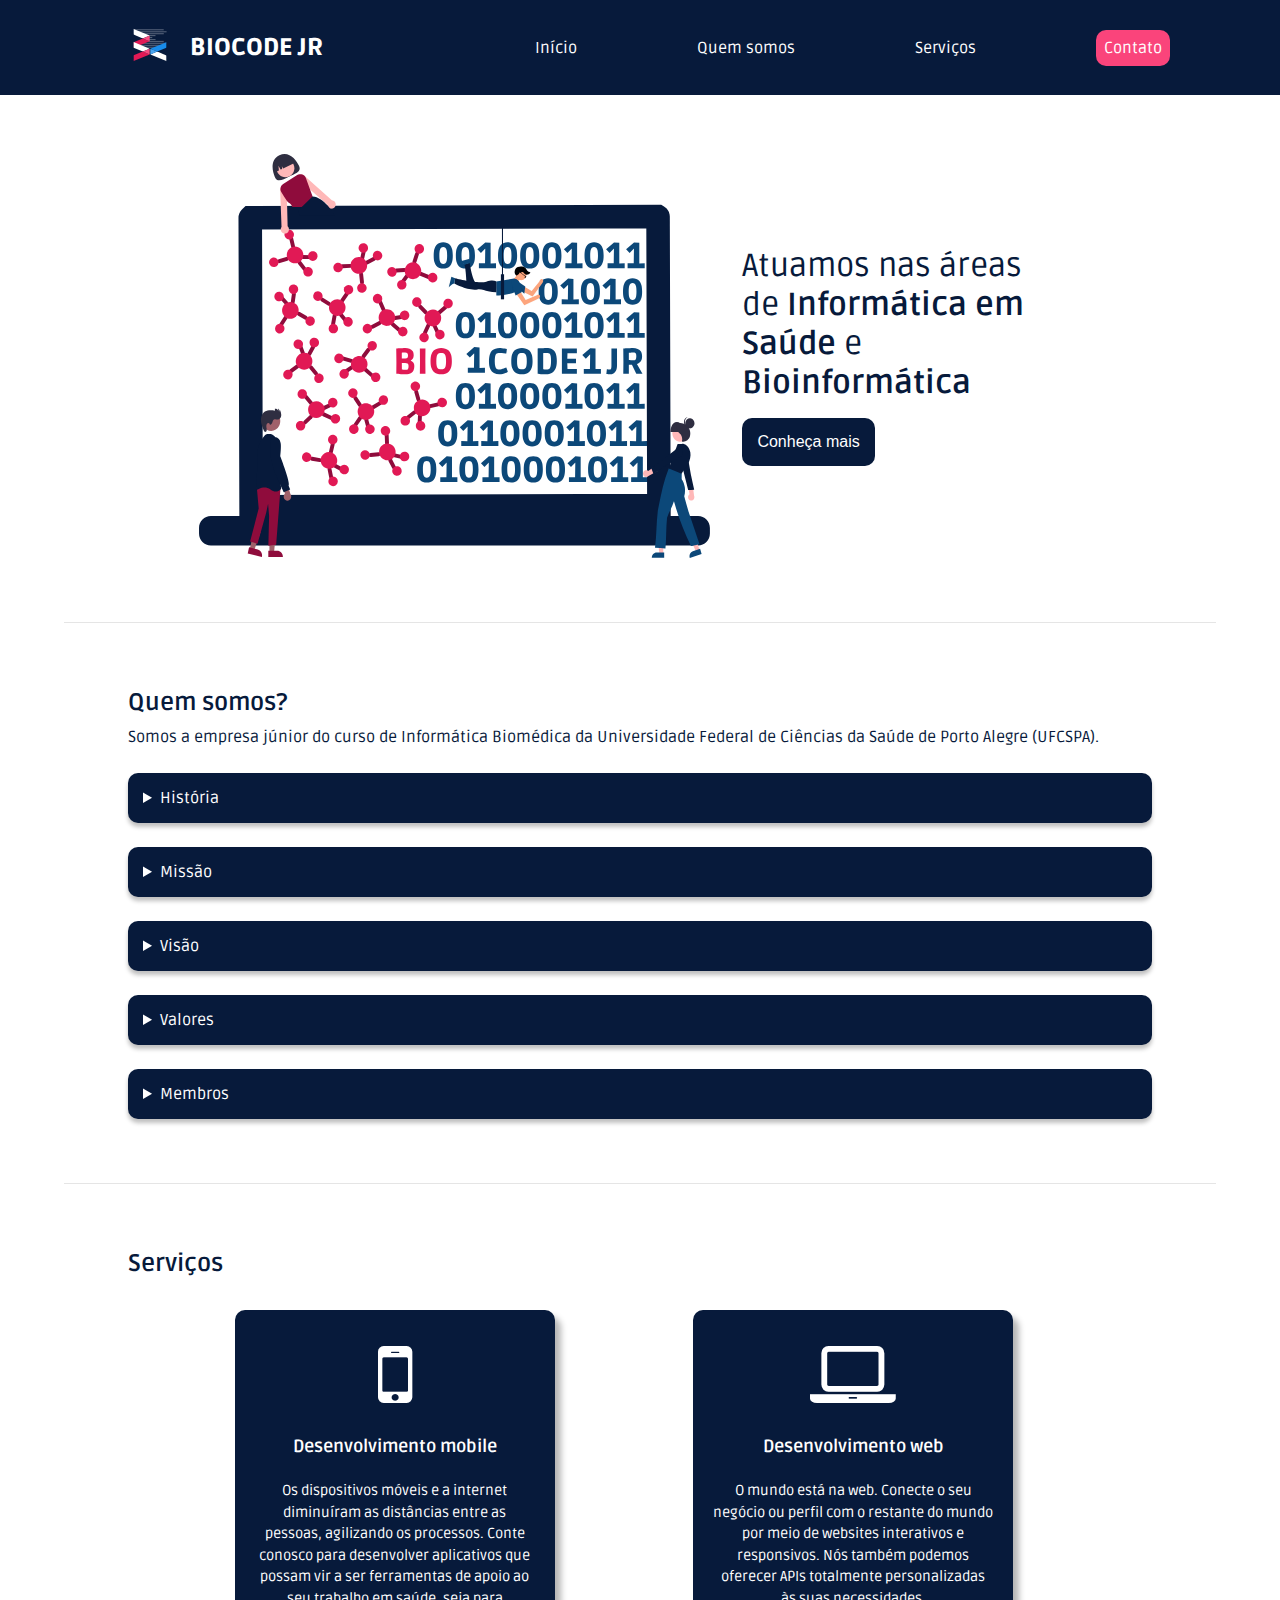
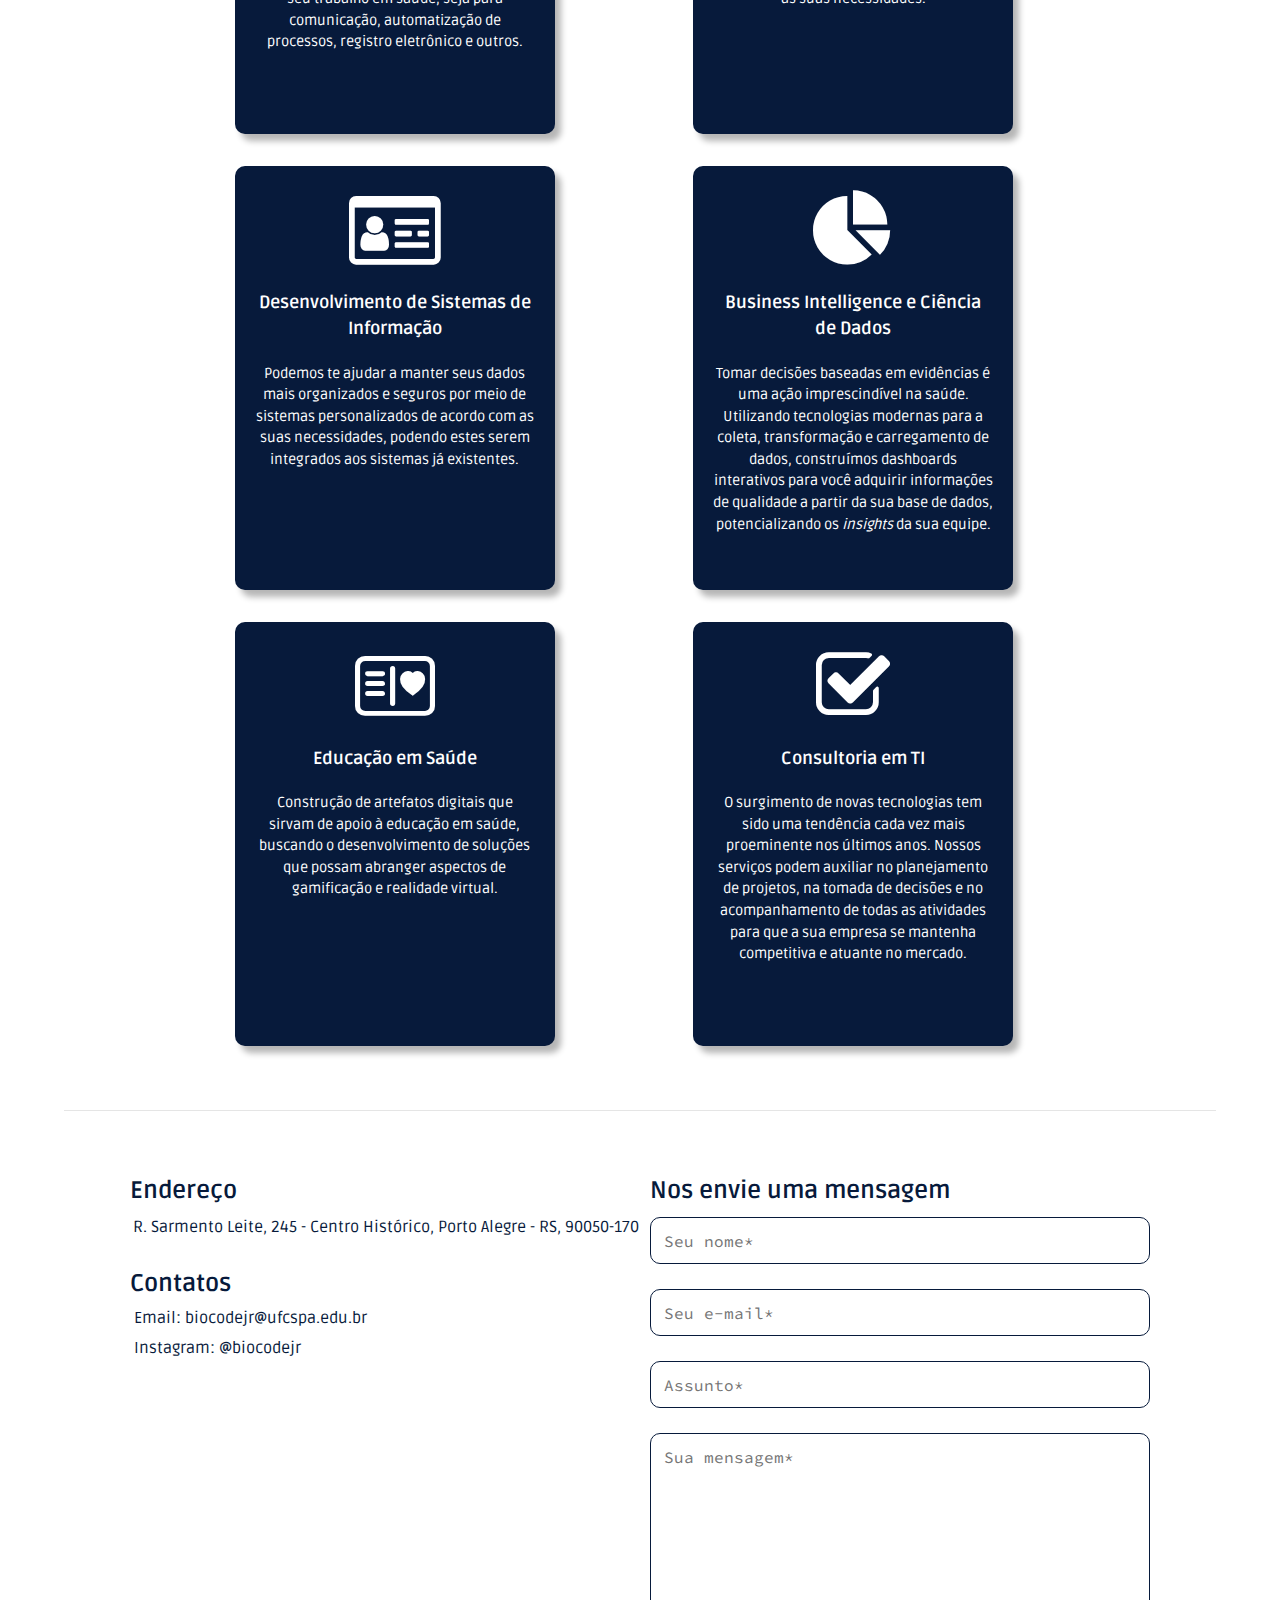
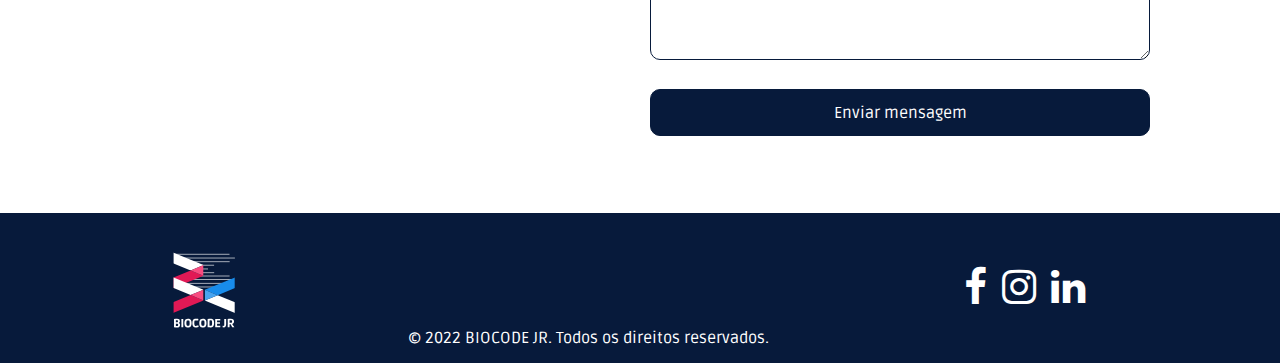
<file: index.html>
<!DOCTYPE html>
<html lang="en">
  <head>
    <meta charset="UTF-8" />
    <meta http-equiv="X-UA-Compatible" content="IE=edge" />
    <meta name="viewport" content="width=device-width, initial-scale=1.0" />

    <link rel="icon" href="./images/favicon.ico" type="image/x-icon">
    <link rel="shortcut icon" href="./images/favicon.ico" type="image/x-icon">

    <link rel="stylesheet" href="./styles/global.css" />
    <link rel="stylesheet" href="./styles/parts/header.css" />
    <link rel="stylesheet" href="./styles/parts/banner.css" />
    <link rel="stylesheet" href="./styles/parts/about.css" />
    <link rel="stylesheet" href="./styles/parts/services.css" />
    <link rel="stylesheet" href="./styles/parts/contact.css" />
    <link rel="stylesheet" href="./styles/parts/footer.css" />

    <!--Estilo dos icones-->
    <link
      rel="stylesheet"
      href="https://cdnjs.cloudflare.com/ajax/libs/font-awesome/4.7.0/css/font-awesome.min.css"
    />
    <link
      rel="stylesheet"
      href="https://cdn.jsdelivr.net/npm/bootstrap-icons@1.8.1/font/bootstrap-icons.css"
    />

    <title>BioCode Jr.</title>

    <meta
      name="description"
      content="Somos a BIOCODE JR, empresa júnior do curso de Informática Biomédica da UFCSPA. Oferecemos soluções na área de informática em saúde e bioinformática."
    />
    <meta
      name="keywords"
      content="biocode, biocodejr, biodode jr, informática biomédica, informática em saúde, bioinformática"
    />
  </head>
  <body>
    <header>
      <nav class="navtop">
        <div id="navbar">
          <div id="navlogo">
            <picture>
              <!-- <source srcset="./images/logo-biocodejr-azul-escuro.svg" media="(min-width: 768px)"> -->
              <img src="./images/logo-biocodejr.svg" id="navicon" alt="" />
            </picture>
            <a href="#home" class="active"> BIOCODE JR </a>
          </div>
          <div id="hamburguer">
            <input
              type="checkbox"
              href="#"
              id="hamburguerIcon"
              onclick="displayLinks()"
            />
            <label for="hamburguerIcon">
              <span></span>
              <span></span>
              <span></span>
            </label>
          </div>
        </div>
        <div id="navlinks">
          <ul class="links">
            <li><a href="#home"> Início </a></li>
            <li><a href="#about"> Quem somos </a></li>
            <li><a href="#services"> Serviços </a></li>
            <!--<li><a href="#cases"> Cases </a></li>-->
            <!--<li><a href="#portfolio"> Portfólio </a></li>-->
            <li><a href="#contact" id="contact-link"> Contato </a></li>
          </ul>
        </div>
      </nav>
    </header>

    <main>
      <section id="banner">
        <img src="./images/biocodejr-hero.svg" alt="logo" class="logo" />
        <div id="maincontent">
          <p>
            Atuamos nas áreas de <strong>Informática em Saúde</strong> e
            <strong>Bioinformática</strong>
          </p>
          <a href="#about"><button class="btn">Conheça mais</button></a>
        </div>
      </section>
    </main>

    <hr id="divider" />

    <section id="about">
      <h1>Quem somos?</h1>
      <p id="descricao">
        Somos a empresa júnior do curso de Informática Biomédica da Universidade
        Federal de Ciências da Saúde de Porto Alegre (UFCSPA).
      </p>

      <details id="history">
        <summary>História</summary>
        <div class="detalhes">
          <p class="text-about-us">
            Nascemos da vontade de preencher uma área ainda pouco explorada no
            mercado de trabalho, mas com um potencial enorme nos próximos anos.
            Aspiramos tornar estudantes em profissionais qualificados nas áreas
            interdisciplinares trabalhadas durante a graduação de Informática
            Biomédica, como a Biotecnologia, Bioinformática e Telessaúde.
          </p>
        </div>
      </details>

      <details id="mission">
        <summary>Missão</summary>
        <div class="detalhes">
          <p class="text-about-us">
            Oferecer soluções na área de informática em saúde e bioinformática
            personalizadas, de excelência, promovendo o desenvolvimento pessoal,
            acadêmico e profissional de nossos membros.
          </p>
          <img
            src="./images/mission-icon-web.png"
            alt=""
            id="mission-icon-web"
          />
        </div>
      </details>

      <details id="vision">
        <summary>Visão</summary>
        <div class="detalhes">
          <p class="text-about-us">
            Ser uma empresa reconhecida, que atinja todo seu potencial, e sirva
            de referência como prestadora de serviços na sua total área de
            atuação em âmbito nacional e internacional.
          </p>
          <img src="./images/vision-icon-web.png" alt="" id="vision-icon-web" />
        </div>
      </details>

      <details id="values">
        <summary>Valores</summary>
        <div class="detalhes">
          <div class="values-container">
            <div class="value-item" id="ethics-item">
              <p class="text-about-us">Ética</p>
              <img src="./images/values/Etica.svg" alt="" />
            </div>
            <div class="value-item" id="quality-item">
              <p class="text-about-us">Qualidade</p>
              <img src="./images/values/Qualidade.svg" alt="" />
            </div>
            <div class="value-item" id="innovation-item">
              <p class="text-about-us">Inovação</p>
              <img src="./images/values/Inovacao.svg" alt="" />
            </div>
            <div class="value-item" id="collaboration-item">
              <p class="text-about-us">Colaboração</p>
              <img src="./images/values/Colaboracao.svg" alt="" />
            </div>
            <div class="value-item" id="transparency-item">
              <p class="text-about-us">Transparência</p>
              <img src="./images/values/Transparencia.svg" alt="" />
            </div>
          </div>
        </div>
      </details>

      <details id="members">
        <summary>Membros</summary>
        <div class="detalhes">
          <div class="slideshow-container">
            <div class="memebersSlides fade">
              <img
                src="./images/members/handriel-scheffer.jpg"
                alt="Foto do presidente da EJ"
                class="profilePicture"
              />
              <p class="textName">Handriel Scheffer</p>
              <p class="textRole">Presidente</p>
            </div>

            <div class="memebersSlides fade">
              <img
                src="./images/members/sarah_jaeger.jpg"
                alt="Foto da vice-presidente da EJ"
                class="profilePicture"
              />
              <p class="textName">Sarah Jaeger</p>
              <p class="textRole">Vice-presidente</p>
            </div>

            <div class="memebersSlides fade">
              <img
                src="./images/members/yuri_silva.jpg"
                alt="Foto do diretor administrativo-financeiro da EJ"
                class="profilePicture"
              />
              <p class="textName">Yuri da Silva</p>
              <p class="textRole">Diretor Administrativo-Financeiro</p>
            </div>

            <div class="memebersSlides fade">
              <img
                src="./images/members/mell_matsuda.jpg"
                alt="Foto da diretora de marketing da EJ"
                class="profilePicture"
              />
              <p class="textName">Mell Matsuda</p>
              <p class="textRole">Diretora de Marketing</p>
            </div>

            <div class="memebersSlides fade">
              <img
                src="./images/members/samuel_eichner.jpg"
                alt="Foto da diretor de pessoas e qualidade da EJ"
                class="profilePicture"
              />
              <p class="textName">Samuel Eichner</p>
              <p class="textRole">Diretor de Pessoas e Qualidade</p>
            </div>

           <div class="memebersSlides fade">
              <img
                src="./images/members/leticia_figueira.jpg"
                alt="Foto do diretor de projetos da EJ"
                class="profilePicture"
              />
              <p class="textName">Leticia Figueira</p>
              <p class="textRole">Diretora de Projetos</p>
            </div>

            <div class="memebersSlides fade">
              <img
                src="./images/members/guilherme_caiasso.jpg"
                alt="Foto do diretor comercial da EJ"
                class="profilePicture"
              />
              <p class="textName">Guilherme Caiasso</p>
              <p class="textRole">Diretor Comercial</p>
            </div>

            <div class="memebersSlides fade">
              <img

                src="./images/members/janiner_severo.jpg"
                alt="Foto de um membro consultor da EJ"
                class="profilePicture"
              />
              <p class="textName">Janiner Severo</p>
              <p class="textRole">Consultora</p>
            </div>
        
            <a class="prev" onclick="plusSlides(-1)">&#10094;</a>
            <a class="next" onclick="plusSlides(1)">&#10095;</a>
          </div>

          <div style="text-align: center">
            <span class="dot" onclick="currentSlide(1)"></span>
            <span class="dot" onclick="currentSlide(2)"></span>
            <span class="dot" onclick="currentSlide(3)"></span>
            <span class="dot" onclick="currentSlide(4)"></span>
            <span class="dot" onclick="currentSlide(5)"></span>
            <span class="dot" onclick="currentSlide(6)"></span>
            <span class="dot" onclick="currentSlide(7)"></span>
            <span class="dot" onclick="currentSlide(8)"></span>
          </div>
        </div>
      </details>
    </section>

    <hr id="divider" />

    <section id="services">
      <h1>Serviços</h1>
      <!--<h3>Informática em saúde</h3>-->

      <div id="eHealth">
        <div class="card-services">
          <i class="fa fa-mobile fa-5x card-icon"></i>
          <h2 class="title">Desenvolvimento mobile</h2>
          <p class="text">
            Os dispositivos móveis e a internet diminuíram as distâncias entre
            as pessoas, agilizando os processos. Conte conosco para desenvolver
            aplicativos que possam vir a ser ferramentas de apoio ao seu
            trabalho em saúde, seja para comunicação, automatização de
            processos, registro eletrônico e outros.
          </p>
        </div>
        <div class="card-services">
          <i class="fa fa-laptop fa-5x card-icon"></i>
          <h2 class="title">Desenvolvimento web</h2>
          <p class="text">
            O mundo está na web. Conecte o seu negócio ou perfil com o restante
            do mundo por meio de websites interativos e responsivos. Nós também
            podemos oferecer APIs totalmente personalizadas às suas
            necessidades.
          </p>
        </div>
        <div class="card-services">
          <i class="fa fa-id-card-o fa-5x card-icon"></i>
          <h2 class="title">Desenvolvimento de Sistemas de Informação</h2>
          <p class="text">
            Podemos te ajudar a manter seus dados mais organizados e seguros por
            meio de sistemas personalizados de acordo com as suas necessidades,
            podendo estes serem integrados aos sistemas já existentes.
          </p>
        </div>
        <div class="card-services">
          <i class="fa fa-pie-chart fa-5x card-icon"></i>
          <h2 class="title">Business Intelligence e Ciência de Dados</h2>
          <p class="text">
            Tomar decisões baseadas em evidências é uma ação imprescindível na
            saúde. Utilizando tecnologias modernas para a coleta, transformação
            e carregamento de dados, construímos dashboards interativos para
            você adquirir informações de qualidade a partir da sua base de
            dados, potencializando os <i>insights</i> da sua equipe.
          </p>
        </div>
        <div class="card-services">
          <i class="bi bi-postcard-heart card-icon"></i>
          <h2 class="title">Educação em Saúde</h2>
          <p class="text">
            Construção de artefatos digitais que sirvam de apoio à educação em
            saúde, buscando o desenvolvimento de soluções que possam abranger
            aspectos de gamificação e realidade virtual.
          </p>
        </div>
        <div class="card-services">
          <i class="fa fa-check-square-o fa-5x card-icon"></i>
          <h2 class="title">Consultoria em TI</h2>
          <p class="text">
            O surgimento de novas tecnologias tem sido uma tendência cada vez
            mais proeminente nos últimos anos. Nossos serviços podem auxiliar no
            planejamento de projetos, na tomada de decisões e no acompanhamento
            de todas as atividades para que a sua empresa se mantenha
            competitiva e atuante no mercado.
          </p>
        </div>
      </div>
      <!--<h3>Bioinformática</h3>-->
      <!-- <div id="bioinfo">
        <div class="card-services">
          <h2 class="title">Bioinformática</h2>
          <p class="text">
            Elaboração de protocolos e soluções de bioinformática, baseando-se
            nos objetivos do cliente e nos recursos disponíveis.
          </p>
        </div>
      </div> -->
    </section>

    <hr id="divider" />

    <section id="contact">
      <div id="contact-info">
        <h1>Endereço</h1>
        <p>
          R. Sarmento Leite, 245 - Centro Histórico, Porto Alegre - RS,
          90050-170
        </p>
        <p></p>
        <h1>Contatos</h1>
        <ul>
          <li>Email: biocodejr@ufcspa.edu.br</li>
          <li>Instagram: @biocodejr</li>
          <!-- <li>Linkedin:</li> -->
        </ul>
      </div>
      <p></p>

      <div id="contact-form">
        <h1>Nos envie uma mensagem</h1>
        <form
          action="https://formsubmit.co/biocodejr@ufcspa.edu.br"
          method="POST"
          class="form"
        >
          <input
            type="text"
            name="name"
            id="name"
            placeholder="Seu nome*"
            required
          />
          <input
            type="text"
            name="email"
            id="email"
            ,
            placeholder="Seu e-mail*"
            required
          />
          <input
            type="text"
            name="subject"
            id="subject"
            placeholder="Assunto*"
            required
          />
          <textarea
            name="message"
            id="message"
            cols="30"
            rows="10"
            placeholder="Sua mensagem*"
            required
          ></textarea>
          <input type="submit" value="Enviar mensagem" id="btn-submit" />
          <input type="hidden" name="_captcha" value="true" />
          <input
            type="hidden"
            name="_next"
            value="https://biocodejr.com.br/thanks.html"
          />
        </form>
      </div>
    </section>

    <footer>
      <div id="footericons">
        <img src="./images/logo-biocodejr-name.svg" alt="" id="footericon" />
        <p id="copyright">© 2022 BIOCODE JR. Todos os direitos reservados.</p>
        <div id="social-icons">
          <a href="https://www.facebook.com/biocodejr" 
          target="_blank"
          class="icon"
          id="facebook-icon">
          <i class="fa fa-facebook"></i>
          </a>
          <a
            href="https://www.instagram.com/biocodejr/"
            target="_blank"
            class="icon"
            id="instagram-icon">
            <i class="fa fa-instagram"></i>
          </a>
          <a href="https://www.linkedin.com/company/biocodejr" 
          target="_blank"
          class="icon"
          id="linkedin-icon">
          <i class="fa fa-linkedin"></i>
          </a>
          
        </div>
        
      </div>
    </footer>

    <script src="script.js"></script>
  </body>
</html>
</file>
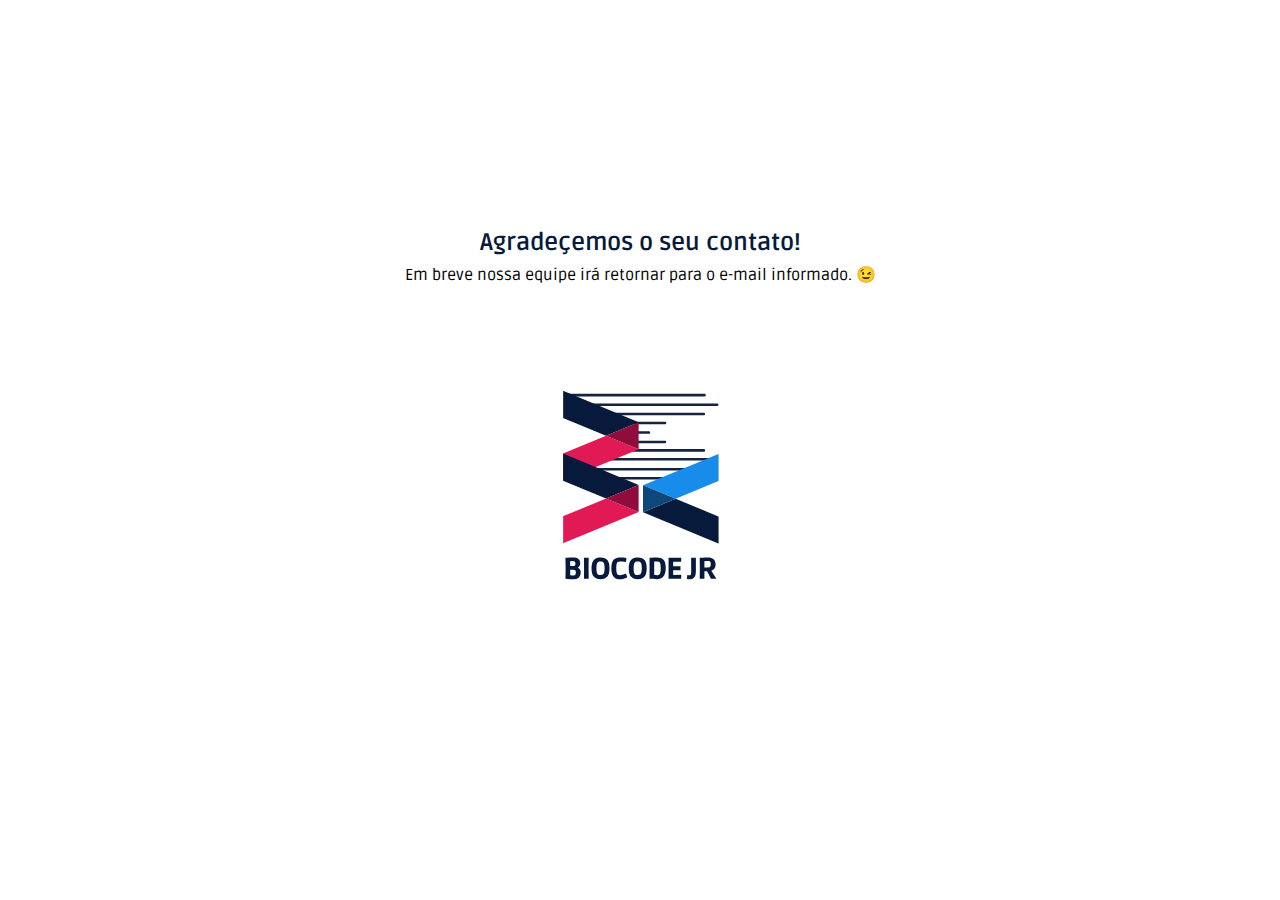
<file: thanks.html>
<!DOCTYPE html>
<html lang="en">
<head>
    <meta charset="UTF-8">
    <meta http-equiv="X-UA-Compatible" content="IE=edge">
    <meta name="viewport" content="width=device-width, initial-scale=1.0">
    
    <link rel="stylesheet" href="./styles/global.css" />
    <link rel="stylesheet" href="./styles/thanks.css" />

    <title> BioCode Jr. </title>
</head>
<body>

    <div class="message-container">
        <h1> Agradeçemos o seu contato! </h1> 
        <p> Em breve nossa equipe irá retornar para o e-mail informado. &#128521; </p>
        <a href="index.html">
            <img src="./images/logo-biocodejr-blue-name.svg" alt="Logo BioCode Jr">
        </a>    
    </div>
    
</body>
</html>
</file>
<file: styles/global.css>
@import url("https://fonts.googleapis.com/css2?family=Ruda:wght@400;900&display=swap");
@import url("https://fonts.googleapis.com/css2?family=Source+Code+Pro:ital,wght@0,200;0,300;0,400;0,500;0,600;0,700;0,900;1,200;1,300;1,400;1,500;1,600;1,700;1,900&display=swap");

:root {
  --dark-blue: #071a3b;
  --pink: #e11955;
  --light-pink: #fa447B;
}

* {
  box-sizing: border-box;
  margin: 0;
  padding: 0;
}

hr {
  width: 90%;
  margin: auto;
  border: 0;
  height: 0;
  border-top: 1px solid rgba(0, 0, 0, 0.1);
  border-bottom: 1px solid rgba(255, 255, 255, 0.3);
}

h1 {
  font-family: "Ruda", sans-serif;
  font-size: 1.5rem;
  font-style: normal;

  color: var(--dark-blue);
  
  text-align: left;
}

section {
  padding: 10%;
}

@media (prefers-reduced-motion: no-preference) {
  html {
    scroll-behavior: smooth;
  }
}
</file>
<file: styles/parts/header.css>
header{
  padding-bottom: 7%;
}


.navtop {
  background-color: var(--dark-blue);
  padding: 5px;
  font-family: "Ruda", sans-serif;
  position: fixed;
  width: 100%;
  overflow: auto;
  z-index: 1;
}


.navtop a {
  text-decoration: none;
}

.navtop {
  display: flex;
  align-items: center;
  justify-content: space-around;
}

.navtop #navlogo {
  display: flex;
  align-items:center;
  justify-content: flex-start;
}

.navtop #navicon {
  width: 5em;
  height: 5em;
}

#navlogo a {
  color: white;
}

.active {
  font-size: 1.5em;
  font-weight: 900;
  color: #fff;
}

.navtop #hamburguer {
  display:none;
}

.navtop #hamburguerIcon {
  opacity: 0;
  position: absolute;
}

.navtop label {
  cursor: pointer;
  position: relative;
  display: block;
  height: 10%;
  width: 40%;
  top: -5px;
}

.navtop label span {
  position: absolute;
  display: none;
  height: 0.28em;
  width: 1.8em;
  border-radius: 2em;
  background: #fff;
  transition: 0.25s ease-in-out;
}

.navtop label span:nth-child(1) {
  top: 0;
}

.navtop label span:nth-child(2) {
  top: 8px;
}

.navtop label span:nth-child(3) {
  top: 16px;
}

.navtop #hamburguerIcon:checked + label span:nth-child(1) {
  transform: rotate(-45deg);
  top: 8px;
}

.navtop #hamburguerIcon:checked + label span:nth-child(2) {
  opacity: 0;
}

.navtop #hamburguerIcon:checked + label span:nth-child(3) {
  transform: rotate(45deg);
  top: 8px;
}

.navtop #navlinks {
  display: inline;
  justify-content: space-around;
  width: 50%;
}

.links {
  display: flex;
  flex-direction: row;
  justify-content: space-between;
  text-align: center;
  list-style-type: none;
  margin: 0;
  padding: 0;
}

.links li {
  display:  inline;
  padding: 0.5em 0em;
}

.links li a {
  font-weight: normal;
  font-size: 1em;
  color: white;
  cursor: pointer;
  transition: 0.25s;
}

.links li a:hover {
  color: var(--light-pink);
}

#contact-link {
  background-color: var(--light-pink);
  border-radius: 10px;
  padding: 0.5em;
  transition: 0.25s;
}

#contact-link:hover {
  background-color: #FFF;
}

@media screen and (max-width: 760px){
  header{
    padding-bottom: 30%;
  }

  .navtop label span{
    display: block;
  }

  .links li {
    display: list-item;
  }

  .navtop #navlinks {
    display: none;
    width: 100%;
  }

  .links {
    display: flex;
    flex-direction: column;
    justify-content: space-around;
    text-align: center;
    list-style-type: none;
    margin: 0;
    padding: 0;
  }

  .navtop {
    display: flex;
    flex-direction: column;
    align-items: stretch;
    justify-content: space-between;
  }

  .navtop #navbar {
    display: flex;
    align-items: center;
    justify-content: space-between;
  }

  #contact-link:hover {
    background-color: var(--dark-blue);
  }

  .navtop #hamburguer {
    display: flex;
    align-items: center;
    justify-content: flex-end;
    margin-right: 10px;
    height: 5em;
    width: 5em;
  }

  #contact-link {
    background-color: var(--dark-blue);
  }
}
</file>
<file: styles/parts/banner.css>
#banner {
  display: flex;
  flex-direction: column;
  padding: 10% 10%;
}

#maincontent {
  text-align: center;
  font-family: "Ruda", sans-serif;
  color: var(--dark-blue);
  font-size: 1.5rem;
  margin: 1em 0em;
}

.btn {
  margin-top: 1em;
  padding: 15px;

  border-radius: 10px;
  border: none;

  background-color: var(--dark-blue);
  color: #fff;

  font-size: 1rem;

  cursor: pointer;
  transition: 0.25s;
}

.btn:hover {
  background-color: var(--pink);
}


@media screen and (min-width: 768px) {
  #banner {
    flex-direction: row;
    align-items: center;
    justify-content: center;
    padding: 5% 10%;
  }
  
  .logo {
    width: 50%;
  }

  #maincontent {
    text-align: left;
    font-family: "Ruda", sans-serif;
    color: var(--dark-blue);
    font-size: 2rem;
    margin: 1em 1em;
    width: 30%;
  }
}

@media screen and (min-width: 1900px){
  #maincontent {
    font-size: 4rem;
    font-weight: bold;
  }
}
</file>
<file: styles/parts/about.css>
#about {
  display: flex;
  flex-direction: column;

  font-family: "Ruda", sans-serif;
}

#descricao {
  font-size: 1rem;
  font-style: normal;
  color: var(--dark-blue);
  text-align: left;
  line-height: 1.5em;
  margin-top: 0.5rem;
}

a:link {
  text-decoration: none;
}

a:visited {
  text-decoration: none;
}

a:hover {
  text-decoration: none;
}

a:active {
  text-decoration: none;
}

summary { 
  background: var(--dark-blue);
  box-shadow: 0px 4px 4px rgba(0, 0, 0, 0.25);
  
  outline: 0; 
  gap: 0;
  
  border-radius: 10px;
  padding: 15px;
  margin-top: 1.5rem;
  
  color: white;
  font-style: normal;
  font-size: 1rem;

  cursor: pointer;
  transition: 0.25s;
}

summary:hover {
  color: var(--light-pink)
}

.detalhes {
  background: var(--dark-blue);
  width: 100%;
  border-radius: 10px;
  margin-top: -20px;
  margin-right: 20px;
}

.text-about-us {
  color: white;
  text-align: left;
  font-style: normal;
  font-size: 1rem;  
  line-height: 1.5em;
  padding: 15px;
}

.slideshow-container {
  margin: auto;
  position: relative;
}

.memebersSlides {
  display: none;
}

.prev,
.next {
  cursor: pointer;
  position: absolute;
  top: 50%;
  width: auto;
  margin-top: -22px;
  padding: 16px;
  color: white;
  font-weight: bold;
  font-size: 1em;
  transition: 0.6s ease;
  border-radius: 0 3px 3px 0;
  user-select: none;
}

.next {
  right: 0;
  border-radius: 3px 0 0 3px;
}

.profilePicture {
  position: relative;
  left: 50%;
  margin: 1.5em auto 1em -3.5em;
  width: 7em;
  height: auto;
  border-radius: 100%;
}

.textName,
.textRole {
  color: #f2f2f2;
  font-weight: normal;
  font-size: 0.7em;
  position: relative;
  width: 100%;
  text-align: center;
  padding-bottom: 0.4em;
}

.textRole {
  padding-bottom: 1.5em;
}

.dot {
  cursor: pointer;
  height: 0.6em;
  width: 0.6em;
  margin: 0 2px 5%;
  border: solid 1px #fff;
  border-radius: 50%;
  display: inline-block;
  transition: background-color 0.6s ease;
}

#mission-icon-web,
#vision-icon-web {
  display: none;
}

.values-container {
  display: grid;
  grid-template-columns: 33% 32% 33%;
  grid-template-rows: auto auto auto;
  padding: 1em;
}

.value-item {
  display: flex;
  flex-direction: column;
  align-items: center;
}

#ethics-item {
  grid-column-start: 1;
  grid-column-end: 1;
}

#quality-item {
  grid-column-start: 3;
  grid-column-end: 3;
}

#innovation-item {
  grid-column-start: 2;
  grid-row-start: 2;
}

#collaboration-item {
  grid-row-start: 3;
}

#transparency-item {
  grid-row-start: 3;
  grid-column-start: 3;
}

#about .active,
.dot:hover {
  height: 0.4em;
  width: 0.4em;
  background-color: white;
}

.fade {
  -webkit-animation-name: fade;
  -webkit-animation-duration: 1.5s;
  animation-name: fade;
  animation-duration: 1s;
}

@-webkit-keyframes fade {
  from {
    opacity: 0.4;
  }
  to {
    opacity: 1;
  }
}

@keyframes fade {
  from {
    opacity: 0.4;
  }
  to {
    opacity: 1;
  }
}

@media screen and (min-width: 768px) {
  #about {
    padding: 5% 10%;
  }

  .text-about-us {
    padding: 2.5%;
  }

  .profilePicture {
    width: 10em;
    margin: 1.5em auto 1em -5em;
  }

  .textName,
  .textRole {
    font-size: 1em;
  }

  .prev,
  .next {
    position: absolute;
    width: auto;
    margin-top: -22px;
    padding: 25px 100px 25px;
    font-size: 1.5em;
  }

  #mission-icon-web,
  #vision-icon-web {
    display: block;
    padding: 1em 2em 1em 0;
  }

  #mission .detalhes,
  #vision .detalhes {
    display: flex;
    justify-content: space-around;
    align-items: center;
  }

  .values-container {
    display: flex;
    flex-direction: row;
    justify-content: space-evenly;
    padding: 1em;
  }

  .value-item {
    flex-direction: column-reverse;
  }

  .value-item p {
    padding: 0.5em 0;
  }
}
</file>
<file: styles/parts/services.css>
#services {
  font-family: "Ruda", sans-serif;
}

#services h3 {
  font-size: 1rem;
  font-style: bold;

  color: var(--dark-blue);

  text-align: left;

  padding-top: 20px;
  padding-bottom: 6px;
}

#services #eHealth {
  display: flex;
  flex-direction: row;
  flex-wrap: wrap;
  align-items: center;
  justify-content: space-evenly;
}

#services .card-services {
  color: white;
  background-color: var(--dark-blue);
  width: 20rem;
  height: 26.5rem;
  margin-top: 2em;
  border-radius: 10px;
  box-shadow: #0000004a 6px 7px 6px 0px;
}

#services .card-services:hover {
  background-color: var(--pink);
}

.card-icon {
  display: flex !important;
  text-align: center;
  justify-content: center;
  font-size: 5rem;
  margin-top: 1.5rem;
}

.title {
  font-size: 1.1rem;
  line-height: 1.5em;
  font-weight: bold;
  text-align: center;
  justify-content: center;
  color: white;
  padding: 20px 20px 0;
}

.text {
  font-size: 0.9rem;
  line-height: 1.5em;
  font-style: normal;
  text-align: center;
  justify-content: center;
  color: white;
  padding: 20px;
}

@media screen and (min-width: 768px) {
  #services {
    padding: 5% 10%;
  }
  
  .card-services {
    margin-right: 2rem;
  }
}

@media screen and (max-width: 390px) {
  .card-services {
    height: 30rem !important;
  }
}

@media screen and (max-width: 310px) {
  .card-services {
    height: fit-content !important;
  }
}
</file>
<file: styles/parts/contact.css>
#contact {
  display: flex;
  flex-direction: column;
  justify-content: center;
}

.form {
  width: auto;
}

#contact p,
ul {
  font-family: "Ruda", sans-serif;
  color: var(--dark-blue);
}

#contact p {
  padding: 5px;
  line-height: 1.5em;
  padding: 10px 2.5px;
}

#contact ul {
  list-style: none;
}

#contact ul,
li {
  padding: 5px 2px;
}

form input,
textarea {
  width: 100%;
  padding: 2.5%;
  margin: 2.5% 0;

  font-family: "Source Code Pro", monospace;
  font-size: 1em;

  border: solid 1px var(--dark-blue);
  border-radius: 10px;
}

form input:focus,
textarea:focus {
  outline: none !important;
  border: solid 2px var(--pink);
}

form #btn-submit {
  font-family: "Ruda", sans-serif;
  font-size: 1em;
  color: #fff;
  background-color: var(--dark-blue);
  cursor: pointer;
  transition: 0.25s;
}

form #btn-submit:hover {
  background-color: rgba(7, 26, 59, 0.9);
}

.form textarea {
  resize: vertical;
  min-height: 3em;
}

@media screen and (min-width: 760px) {
  #contact {
    display: flex;
    flex-direction: row;
    justify-content: space-evenly;
    padding-top: 5%;
    padding-bottom: 5%;
  }

  .form {
    width: 500px;
  }
}
</file>
<file: styles/parts/footer.css>
footer {
  background-color: var(--dark-blue);
}

footer #footericons {
  display: flex;
  align-items: center;
  justify-content: space-evenly;
  vertical-align: bottom;
}

footer #footericon {
  width: 125px;
  height: 125px;
}

footer #social-icons {
  padding: 0% 10%;
}

footer a.icon {
  font-size: 2em;
  text-decoration: none;
  color: #fff;
  padding: 2.5px;
}

footer a.icon:hover {
  color: var(--light-pink);
}

footer #copyright {
  font-size: 0.8em;
  font-family: "Ruda", sans-serif;
  color: #fff;
  padding: 5% 0%;
  align-self: flex-end;
  text-align: center;
}

@media screen and (min-width: 768px) {
  footer #footericon {
    width: 150px;
    height: 150px;
  }

  footer #social-icons {
    padding: 0% 5%;
  }

  footer a.icon {
    font-size: 2.5em;   
  }

  footer #copyright {
    font-size: 1em;
    padding: 0% 0% 15px 0%;
  }

}
</file>
<file: styles/thanks.css>
@import url("https://fonts.googleapis.com/css2?family=Ruda:wght@400;900&display=swap");

body {
    margin: 0;
}

.message-container {
    width: 100vw;
    height: 100vh;

    display: flex;
    justify-content: center;
    align-items: center;
    flex-direction: column;
}

p {
  font-family: "Ruda", sans-serif;
  font-size: 1em;
  margin: 0.5em 0;
  width: 90%;
  text-align: center;
}
</file>
